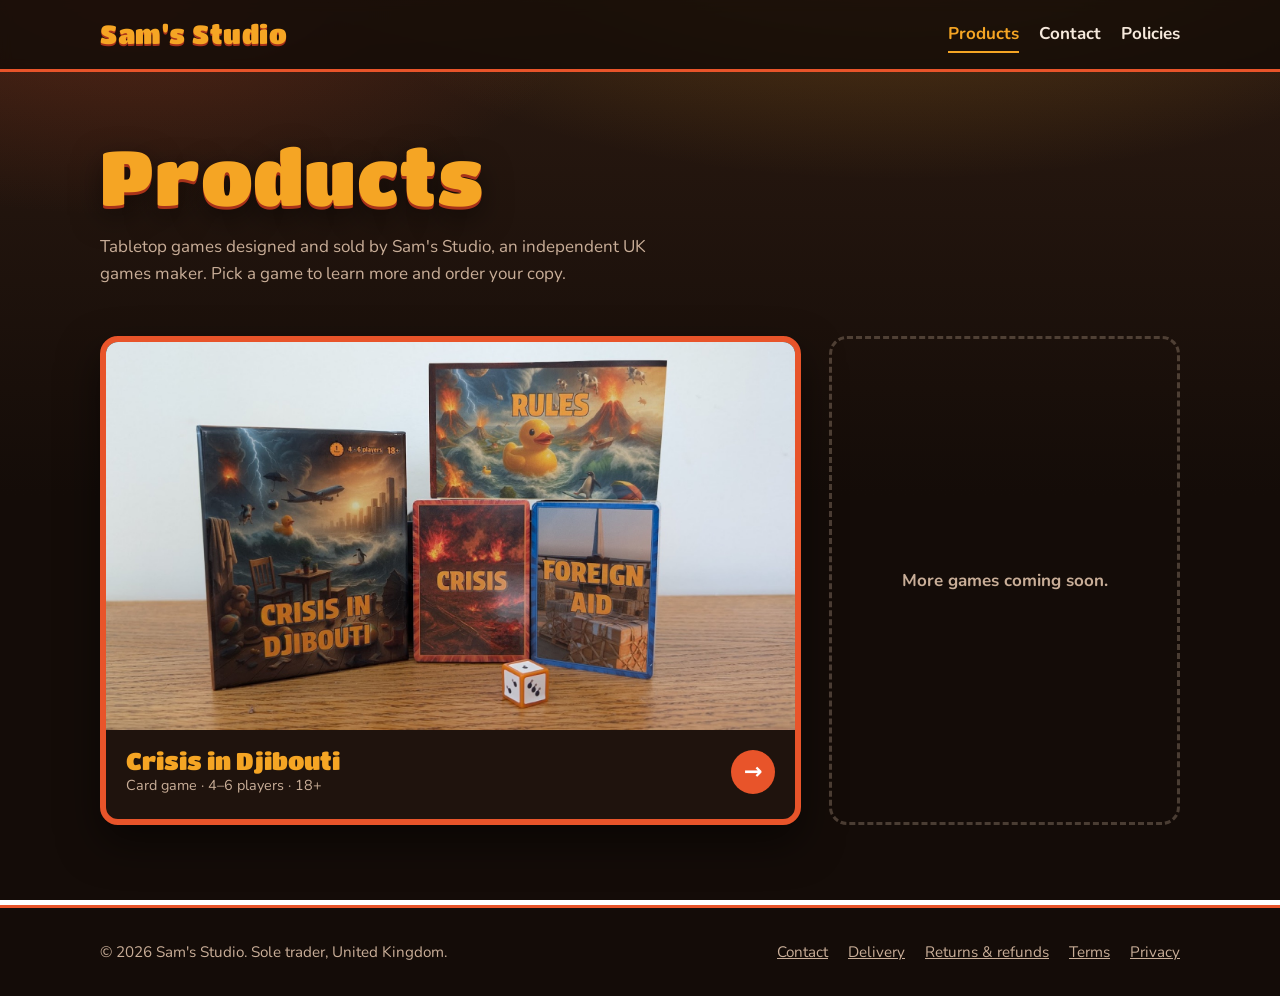
<file: index.html>
<!doctype html>
<html lang="en-GB">
<head>
  <meta charset="utf-8">
  <meta name="viewport" content="width=device-width, initial-scale=1">
  <title>Products | Sam's Studio</title>
  <meta name="description" content="Sam's Studio makes and sells tabletop card games, including Crisis in Djibouti.">
  <link rel="preconnect" href="https://fonts.googleapis.com">
  <link rel="preconnect" href="https://fonts.gstatic.com" crossorigin>
  <link href="https://fonts.googleapis.com/css2?family=Nunito:wght@400;600;700;800&family=Titan+One&display=swap" rel="stylesheet">
  <link rel="stylesheet" href="css/style.css">
</head>
<body>
  <header class="site-header">
    <div class="wrap">
      <a class="brand" href="index.html">Sam's Studio</a>
      <nav class="nav" aria-label="Main">
        <a href="index.html" aria-current="page">Products</a>
        <a href="contact.html">Contact</a>
        <a href="policies.html">Policies</a>
      </nav>
    </div>
  </header>

  <main>
    <section class="wrap page-intro">
      <h1 class="display">Products</h1>
      <p>Tabletop games designed and sold by Sam's Studio, an independent UK games maker. Pick a game to learn more and order your copy.</p>
    </section>

    <section class="wrap product-grid" aria-label="Products">
      <a class="product-tile" href="crisis-in-djibouti.html">
        <img src="images/cid-product.jpg" alt="Crisis in Djibouti game box with the rules booklet, Crisis deck, Foreign Aid deck and die" width="1800" height="1012">
        <div class="tile-body">
          <div>
            <div class="tile-name">Crisis in Djibouti</div>
            <div class="tile-meta">Card game · 4–6 players · 18+</div>
          </div>
          <span class="tile-arrow" aria-hidden="true">&rarr;</span>
        </div>
      </a>

      <div class="coming-soon">
        <p><strong>More games coming soon.</strong></p>
      </div>
    </section>
  </main>

  <footer class="site-footer">
    <div class="wrap">
      <span>&copy; 2026 Sam's Studio. Sole trader, United Kingdom.</span>
      <nav aria-label="Footer">
        <a href="contact.html">Contact</a>
        <a href="policies.html#shipping">Delivery</a>
        <a href="policies.html#returns">Returns &amp; refunds</a>
        <a href="policies.html#terms">Terms</a>
        <a href="policies.html#privacy">Privacy</a>
      </nav>
    </div>
  </footer>
</body>
</html>
</file>
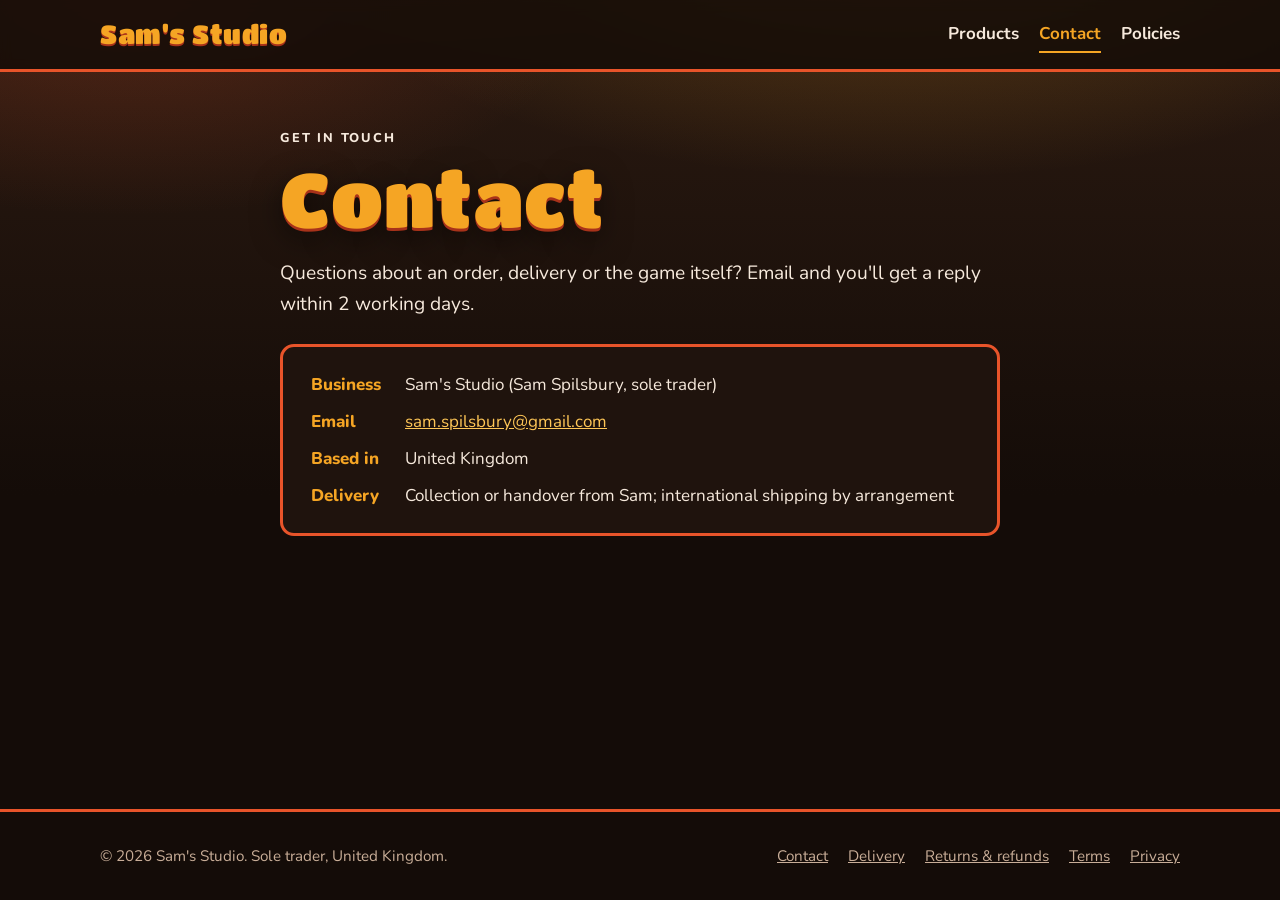
<file: contact.html>
<!doctype html>
<html lang="en-GB">
<head>
  <meta charset="utf-8">
  <meta name="viewport" content="width=device-width, initial-scale=1">
  <title>Contact | Sam's Studio</title>
  <link rel="preconnect" href="https://fonts.googleapis.com">
  <link rel="preconnect" href="https://fonts.gstatic.com" crossorigin>
  <link href="https://fonts.googleapis.com/css2?family=Nunito:wght@400;600;700;800&family=Titan+One&display=swap" rel="stylesheet">
  <link rel="stylesheet" href="css/style.css">
</head>
<body>
  <header class="site-header">
    <div class="wrap">
      <a class="brand" href="index.html">Sam's Studio</a>
      <nav class="nav" aria-label="Main">
        <a href="index.html">Products</a>
        <a href="contact.html" aria-current="page">Contact</a>
        <a href="policies.html">Policies</a>
      </nav>
    </div>
  </header>

  <main>
    <div class="wrap prose">
      <p class="eyebrow">Get in touch</p>
      <h1 class="display">Contact</h1>
      <p class="lead" style="margin-top:20px">Questions about an order, delivery or the game itself? Email and you'll get a reply within 2 working days.</p>

      <div class="info-card">
        <dl>
          <dt>Business</dt>
          <dd>Sam's Studio (Sam Spilsbury, sole trader)</dd>
          <dt>Email</dt>
          <dd><a href="mailto:sam.spilsbury@gmail.com">sam.spilsbury@gmail.com</a></dd>
          <dt>Based in</dt>
          <dd>United Kingdom</dd>
          <dt>Delivery</dt>
          <dd>Collection or handover from Sam; international shipping by arrangement</dd>
        </dl>
      </div>
    </div>
  </main>

  <footer class="site-footer">
    <div class="wrap">
      <span>&copy; 2026 Sam's Studio. Sole trader, United Kingdom.</span>
      <nav aria-label="Footer">
        <a href="contact.html">Contact</a>
        <a href="policies.html#shipping">Delivery</a>
        <a href="policies.html#returns">Returns &amp; refunds</a>
        <a href="policies.html#terms">Terms</a>
        <a href="policies.html#privacy">Privacy</a>
      </nav>
    </div>
  </footer>
</body>
</html>
</file>
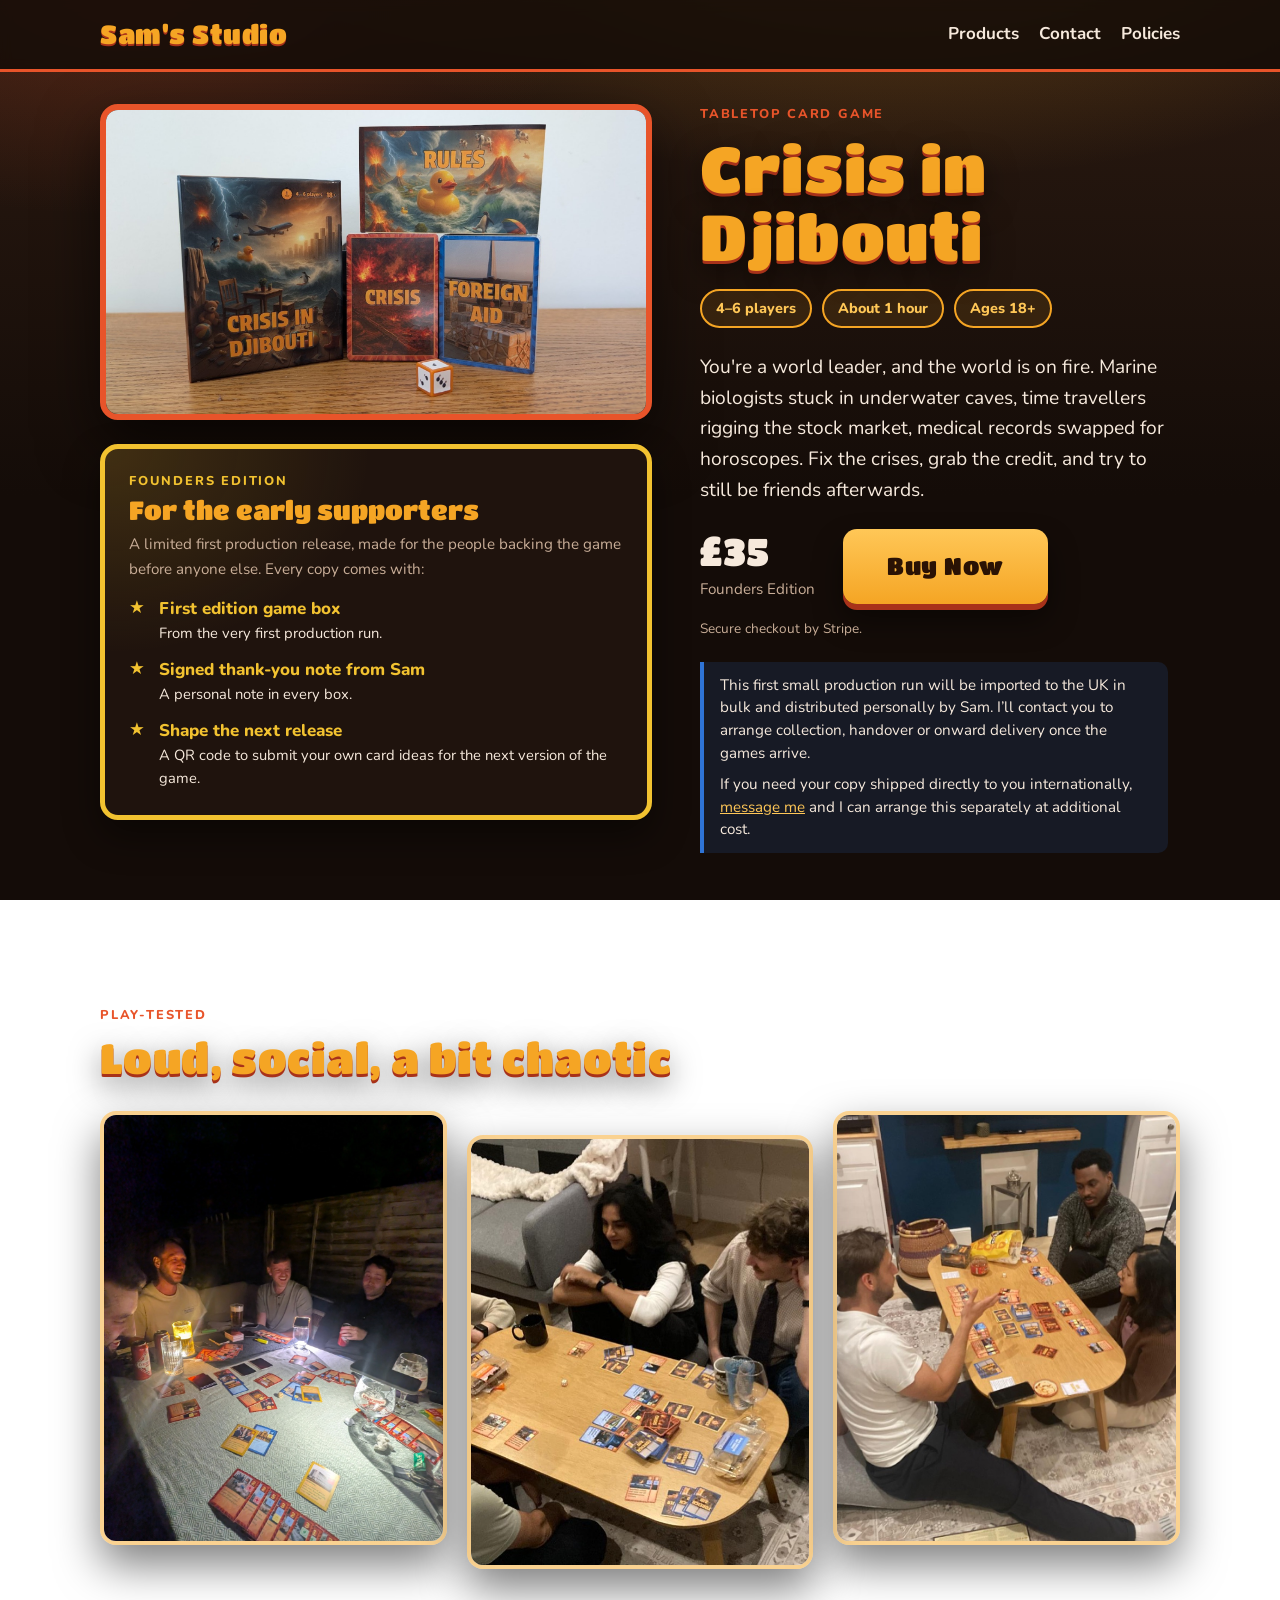
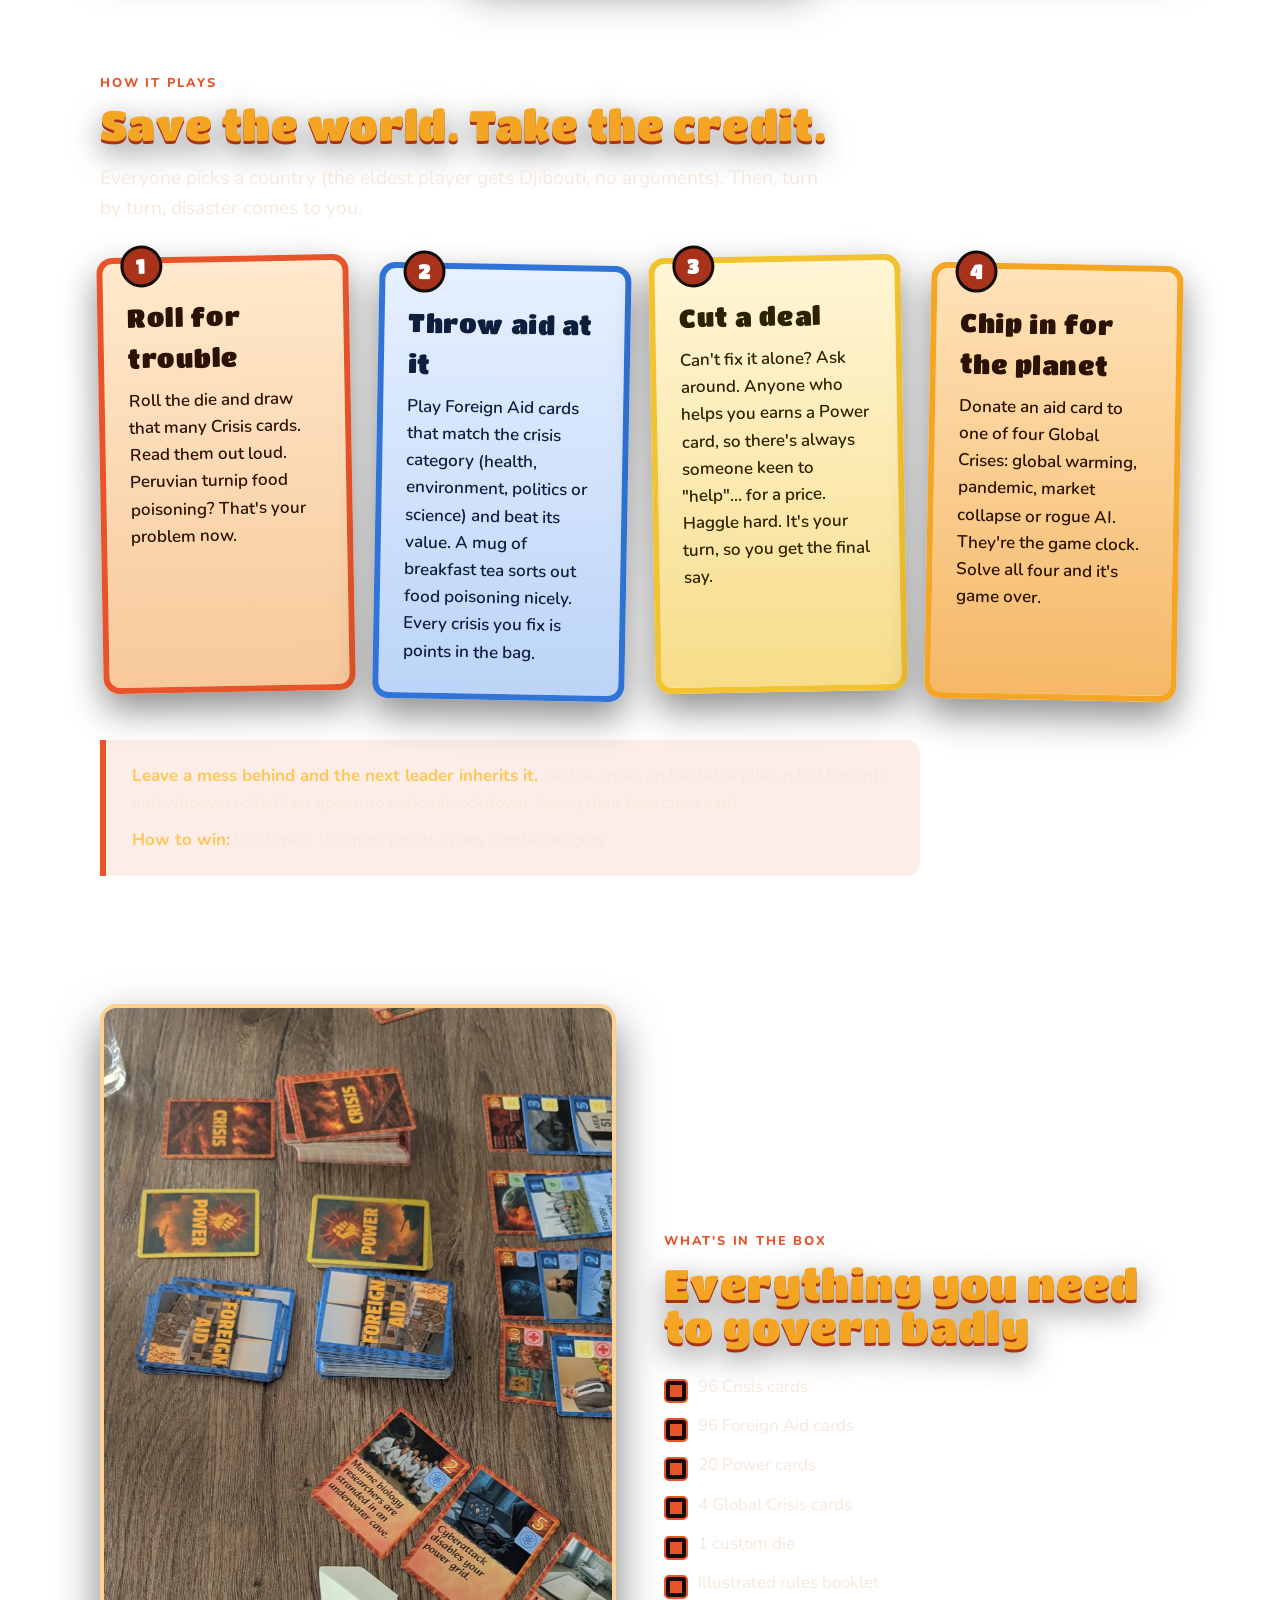
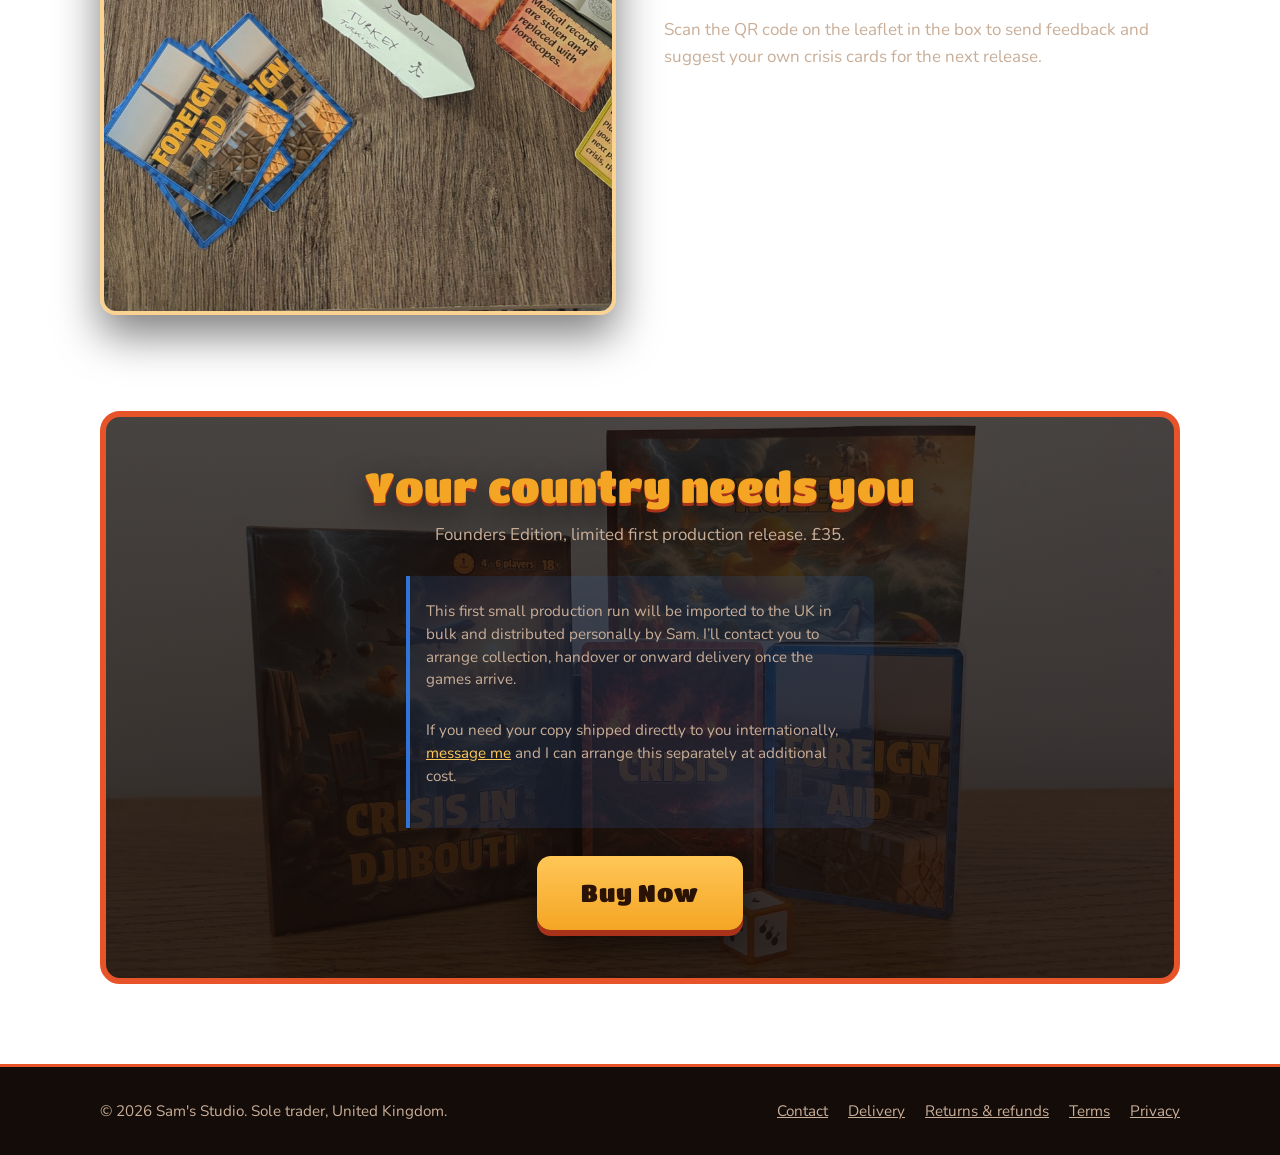
<file: crisis-in-djibouti.html>
<!doctype html>
<html lang="en-GB">
<head>
  <meta charset="utf-8">
  <meta name="viewport" content="width=device-width, initial-scale=1">
  <title>Crisis in Djibouti | Sam's Studio</title>
  <meta name="description" content="Crisis in Djibouti: a card game for 4 to 6 players about solving absurd world crises. £35 Founders Edition: a limited first production release for early supporters.">
  <link rel="preconnect" href="https://fonts.googleapis.com">
  <link rel="preconnect" href="https://fonts.gstatic.com" crossorigin>
  <link href="https://fonts.googleapis.com/css2?family=Nunito:wght@400;600;700;800&family=Titan+One&display=swap" rel="stylesheet">
  <link rel="stylesheet" href="css/style.css">
</head>
<body>
  <header class="site-header">
    <div class="wrap">
      <a class="brand" href="index.html">Sam's Studio</a>
      <nav class="nav" aria-label="Main">
        <a href="index.html">Products</a>
        <a href="contact.html">Contact</a>
        <a href="policies.html">Policies</a>
      </nav>
    </div>
  </header>

  <main>
    <section class="wrap hero">
      <div class="hero-grid">
        <div class="hero-side">
          <div class="hero-media">
            <img src="images/cid-product.jpg" alt="Crisis in Djibouti box with the rules booklet, Crisis deck, Foreign Aid deck and die" width="1800" height="1012">
          </div>
          <div class="founders">
            <p class="eyebrow">Founders Edition</p>
            <h2>For the early supporters</h2>
            <p class="founders-intro">A limited first production release, made for the people backing the game before anyone else. Every copy comes with:</p>
            <ul class="perks">
              <li><strong>First edition game box</strong><span>From the very first production run.</span></li>
              <li><strong>Signed thank-you note from Sam</strong><span>A personal note in every box.</span></li>
              <li><strong>Shape the next release</strong><span>A QR code to submit your own card ideas for the next version of the game.</span></li>
            </ul>
          </div>
        </div>
        <div class="hero-info">
          <p class="eyebrow">Tabletop card game</p>
          <h1 class="display">Crisis in Djibouti</h1>
          <div class="badges">
            <span class="badge">4–6 players</span>
            <span class="badge">About 1 hour</span>
            <span class="badge">Ages 18+</span>
          </div>
          <p class="lead">You're a world leader, and the world is on fire. Marine biologists stuck in underwater caves, time travellers rigging the stock market, medical records swapped for horoscopes. Fix the crises, grab the credit, and try to still be friends afterwards.</p>
          <div class="buy-row">
            <div>
              <p class="price">£35</p>
              <p class="price-note">Founders Edition</p>
            </div>
            <a class="buy-button" href="https://buy.stripe.com/bJeaEZ8df86O3Ex7W800000" id="buy-now">Buy Now</a>
          </div>
          <p class="secure-note">Secure checkout by Stripe.</p>
          <div class="collect-note">
            <p>This first small production run will be imported to the UK in bulk and distributed personally by Sam. I’ll contact you to arrange collection, handover or onward delivery once the games arrive.</p>
            <p>If you need your copy shipped directly to you internationally, <a href="contact.html">message me</a> and I can arrange this separately at additional cost.</p>
          </div>
        </div>
      </div>
    </section>

    <section class="wrap section">
      <div class="section-head">
        <p class="eyebrow">Play-tested</p>
        <h2 class="display">Loud, social, a bit chaotic</h2>
      </div>
      <div class="gallery">
        <div class="photo"><img src="images/cid-garden.jpg" alt="Friends laughing over a game of Crisis in Djibouti at a garden table at night" loading="lazy"></div>
        <div class="photo"><img src="images/cid-living-room.jpg" alt="Four players around a coffee table mid-game" loading="lazy"></div>
        <div class="photo"><img src="images/cid-table.jpg" alt="Three players discussing a move with cards spread across the table" loading="lazy"></div>
      </div>
    </section>

    <section class="wrap section">
      <div class="section-head">
        <p class="eyebrow">How it plays</p>
        <h2 class="display">Save the world. Take the credit.</h2>
        <p class="lead" style="margin-top:16px">Everyone picks a country (the eldest player gets Djibouti, no arguments). Then, turn by turn, disaster comes to you.</p>
      </div>
      <div class="card-row steps">
        <article class="game-card">
          <span class="step-num">1</span>
          <h3>Roll for trouble</h3>
          <p>Roll the die and draw that many Crisis cards. Read them out loud. Peruvian turnip food poisoning? That's your problem now.</p>
        </article>
        <article class="game-card aid">
          <span class="step-num">2</span>
          <h3>Throw aid at it</h3>
          <p>Play Foreign Aid cards that match the crisis category (health, environment, politics or science) and beat its value. A mug of breakfast tea sorts out food poisoning nicely. Every crisis you fix is points in the bag.</p>
        </article>
        <article class="game-card power">
          <span class="step-num">3</span>
          <h3>Cut a deal</h3>
          <p>Can't fix it alone? Ask around. Anyone who helps you earns a Power card, so there's always someone keen to "help"… for a price. Haggle hard. It's your turn, so you get the final say.</p>
        </article>
        <article class="game-card global">
          <span class="step-num">4</span>
          <h3>Chip in for the planet</h3>
          <p>Donate an aid card to one of four Global Crises: global warming, pandemic, market collapse or rogue AI. They're the game clock. Solve all four and it's game over.</p>
        </article>
      </div>

      <div class="warning">
        <p><strong>Leave a mess behind and the next leader inherits it.</strong> Let the crises on the table pile up to 15 points and whoever rolled last goes into national lockdown, losing their best crisis card.</p>
        <p><strong>How to win:</strong> finish with the most points in any single category.</p>
      </div>
    </section>

    <section class="wrap section">
      <div class="split">
        <div class="photo">
          <img src="images/cid-cards.jpg" alt="Crisis, Power and Foreign Aid decks laid out mid-game with a player's country name card" width="788" height="1400" loading="lazy">
        </div>
        <div>
          <p class="eyebrow">What's in the box</p>
          <h2 class="display">Everything you need to govern badly</h2>
          <ul class="check-list" style="margin-top:24px">
            <li>96 Crisis cards</li>
            <li>96 Foreign Aid cards</li>
            <li>20 Power cards</li>
            <li>4 Global Crisis cards</li>
            <li>1 custom die</li>
            <li>Illustrated rules booklet</li>
          </ul>
          <p class="muted" style="margin-top:20px;color:var(--muted)">Scan the QR code on the leaflet in the box to send feedback and suggest your own crisis cards for the next release.</p>
        </div>
      </div>
    </section>

    <section class="wrap">
      <div class="cta-band">
        <h2 class="display">Your country needs you</h2>
        <p>Founders Edition, limited first production release. £35.</p>
        <div class="collect-note">
          <p>This first small production run will be imported to the UK in bulk and distributed personally by Sam. I’ll contact you to arrange collection, handover or onward delivery once the games arrive.</p>
          <p>If you need your copy shipped directly to you internationally, <a href="contact.html">message me</a> and I can arrange this separately at additional cost.</p>
        </div>
        <a class="buy-button" href="https://buy.stripe.com/bJeaEZ8df86O3Ex7W800000" id="buy-now-bottom">Buy Now</a>
      </div>
    </section>
  </main>

  <footer class="site-footer">
    <div class="wrap">
      <span>&copy; 2026 Sam's Studio. Sole trader, United Kingdom.</span>
      <nav aria-label="Footer">
        <a href="contact.html">Contact</a>
        <a href="policies.html#shipping">Delivery</a>
        <a href="policies.html#returns">Returns &amp; refunds</a>
        <a href="policies.html#terms">Terms</a>
        <a href="policies.html#privacy">Privacy</a>
      </nav>
    </div>
  </footer>
</body>
</html>
</file>
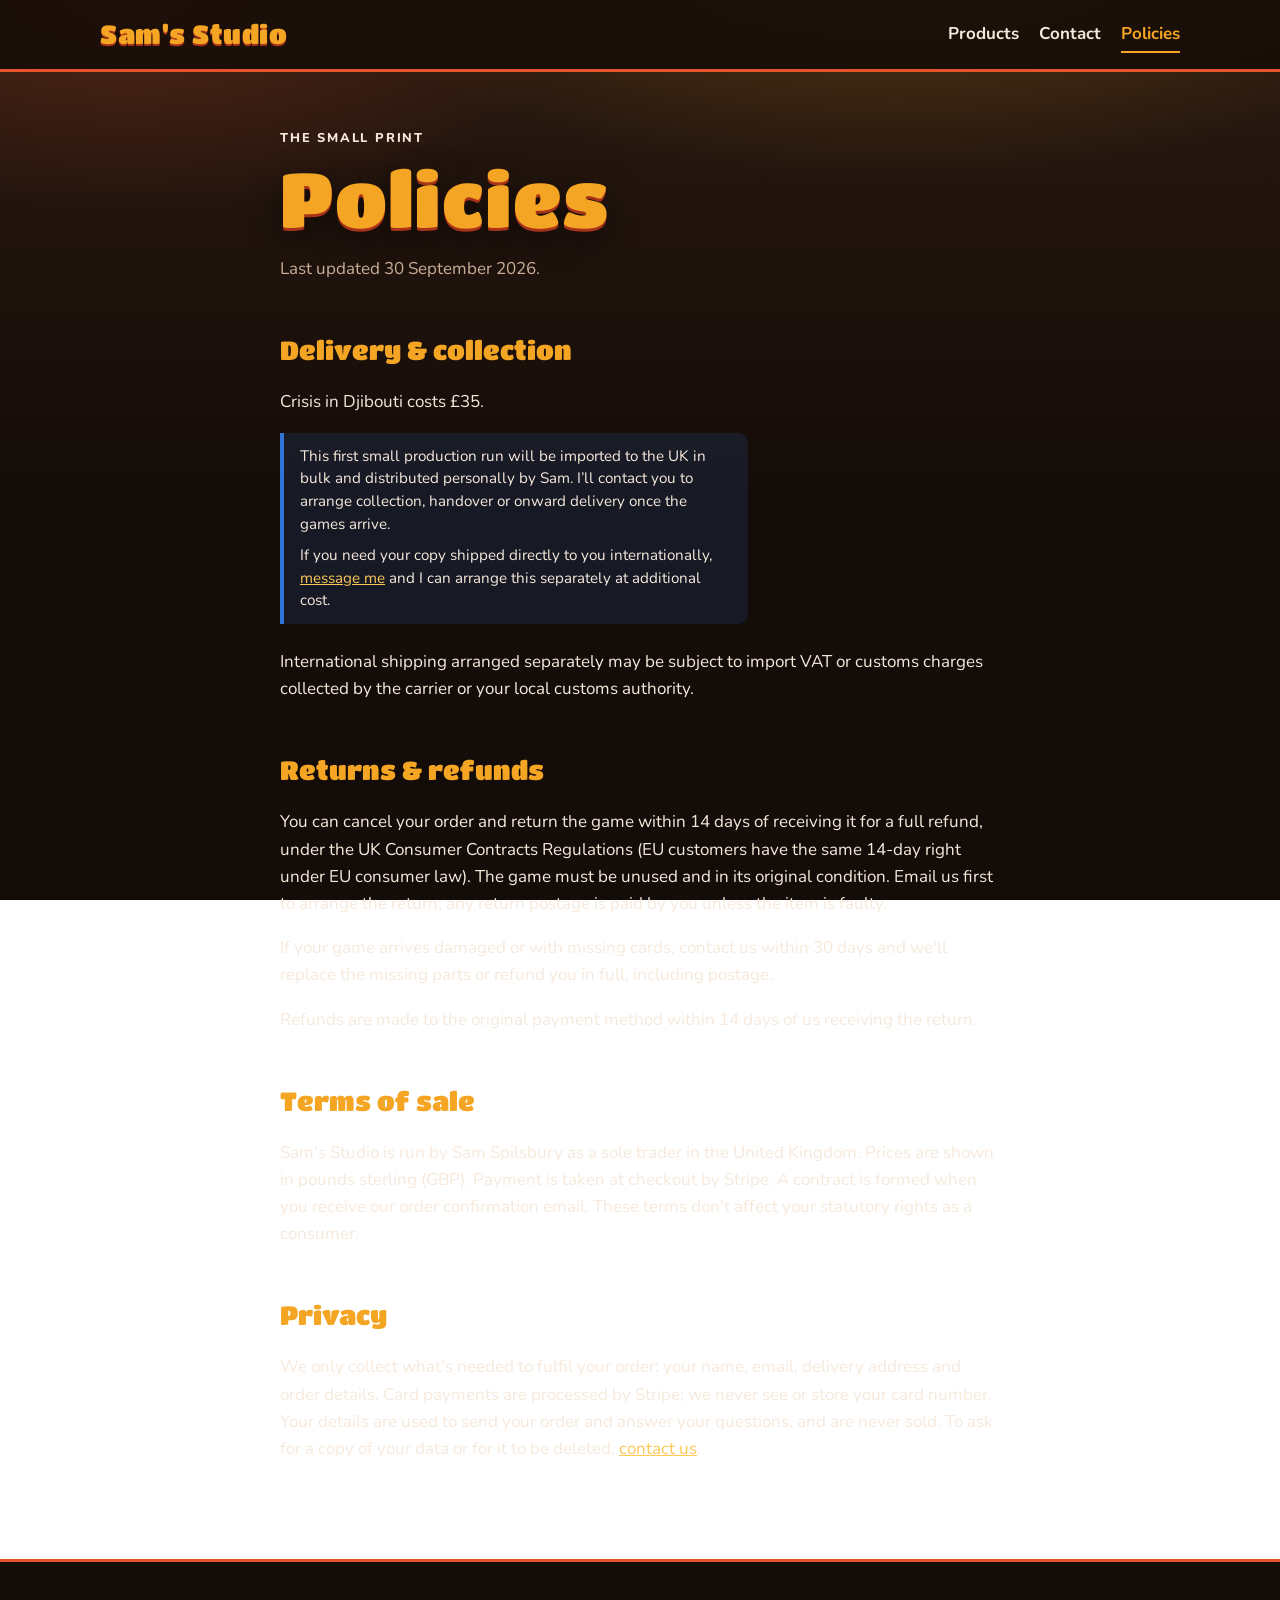
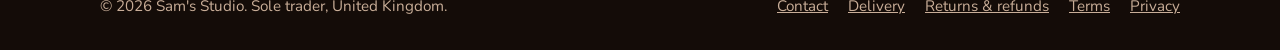
<file: policies.html>
<!doctype html>
<html lang="en-GB">
<head>
  <meta charset="utf-8">
  <meta name="viewport" content="width=device-width, initial-scale=1">
  <title>Policies | Sam's Studio</title>
  <link rel="preconnect" href="https://fonts.googleapis.com">
  <link rel="preconnect" href="https://fonts.gstatic.com" crossorigin>
  <link href="https://fonts.googleapis.com/css2?family=Nunito:wght@400;600;700;800&family=Titan+One&display=swap" rel="stylesheet">
  <link rel="stylesheet" href="css/style.css">
</head>
<body>
  <header class="site-header">
    <div class="wrap">
      <a class="brand" href="index.html">Sam's Studio</a>
      <nav class="nav" aria-label="Main">
        <a href="index.html">Products</a>
        <a href="contact.html">Contact</a>
        <a href="policies.html" aria-current="page">Policies</a>
      </nav>
    </div>
  </header>

  <main>
    <div class="wrap prose">
      <p class="eyebrow">The small print</p>
      <h1 class="display">Policies</h1>
      <p class="muted">Last updated 30 September 2026.</p>

      <h2 id="shipping">Delivery &amp; collection</h2>
      <p>Crisis in Djibouti costs £35.</p>
      <div class="collect-note">
        <p>This first small production run will be imported to the UK in bulk and distributed personally by Sam. I’ll contact you to arrange collection, handover or onward delivery once the games arrive.</p>
        <p>If you need your copy shipped directly to you internationally, <a href="contact.html">message me</a> and I can arrange this separately at additional cost.</p>
      </div>
      <p>International shipping arranged separately may be subject to import VAT or customs charges collected by the carrier or your local customs authority.</p>

      <h2 id="returns">Returns &amp; refunds</h2>
      <p>You can cancel your order and return the game within 14 days of receiving it for a full refund, under the UK Consumer Contracts Regulations (EU customers have the same 14-day right under EU consumer law). The game must be unused and in its original condition. Email us first to arrange the return; any return postage is paid by you unless the item is faulty.</p>
      <p>If your game arrives damaged or with missing cards, contact us within 30 days and we'll replace the missing parts or refund you in full, including postage.</p>
      <p>Refunds are made to the original payment method within 14 days of us receiving the return.</p>

      <h2 id="terms">Terms of sale</h2>
      <p>Sam's Studio is run by Sam Spilsbury as a sole trader in the United Kingdom. Prices are shown in pounds sterling (GBP). Payment is taken at checkout by Stripe. A contract is formed when you receive our order confirmation email. These terms don't affect your statutory rights as a consumer.</p>

      <h2 id="privacy">Privacy</h2>
      <p>We only collect what's needed to fulfil your order: your name, email, delivery address and order details. Card payments are processed by Stripe; we never see or store your card number. Your details are used to send your order and answer your questions, and are never sold. To ask for a copy of your data or for it to be deleted, <a href="contact.html">contact us</a>.</p>
    </div>
  </main>

  <footer class="site-footer">
    <div class="wrap">
      <span>&copy; 2026 Sam's Studio. Sole trader, United Kingdom.</span>
      <nav aria-label="Footer">
        <a href="contact.html">Contact</a>
        <a href="policies.html#shipping">Delivery</a>
        <a href="policies.html#returns">Returns &amp; refunds</a>
        <a href="policies.html#terms">Terms</a>
        <a href="policies.html#privacy">Privacy</a>
      </nav>
    </div>
  </footer>
</body>
</html>
</file>
<file: css/style.css>
/* Sam's Studio — styled after Crisis in Djibouti */

:root {
  --ink: #140c08;
  --ink-2: #1f130d;
  --ink-3: #2b1a11;
  --ember: #e8542a;      /* Crisis card frame */
  --ember-deep: #a8321a;
  --amber: #f5a524;      /* Title lettering */
  --amber-light: #ffc757;
  --aid: #2f74d6;        /* Foreign Aid card frame */
  --power: #f2c230;      /* Power card frame */
  --paper: #fbe3c4;      /* Crisis card body */
  --text: #f6e9dc;
  --muted: #c9ae98;
  --radius: 14px;
  --display: "Titan One", "Arial Rounded MT Bold", "Trebuchet MS", sans-serif;
  --body: "Nunito", system-ui, -apple-system, "Segoe UI", sans-serif;
}

* { box-sizing: border-box; }

html { scroll-behavior: smooth; }

body {
  margin: 0;
  min-height: 100vh;
  display: flex;
  flex-direction: column;
  font-family: var(--body);
  font-size: 1.0625rem;
  line-height: 1.6;
  color: var(--text);
  background:
    radial-gradient(ellipse 80% 50% at 70% -10%, rgba(245, 165, 36, 0.28), transparent 60%),
    radial-gradient(ellipse 60% 40% at 10% 0%, rgba(232, 84, 42, 0.22), transparent 60%),
    linear-gradient(180deg, var(--ink-3) 0%, var(--ink) 55%);
  background-attachment: fixed;
}

img { max-width: 100%; height: auto; display: block; }

a { color: var(--amber-light); }

.wrap {
  width: 100%;
  max-width: 1120px;
  margin: 0 auto;
  padding-inline: 20px;
}

/* ---------- Header ---------- */

.site-header {
  border-bottom: 3px solid var(--ember);
  background: rgba(20, 12, 8, 0.85);
  backdrop-filter: blur(6px);
  position: sticky;
  top: 0;
  z-index: 10;
}

.site-header .wrap {
  display: flex;
  align-items: center;
  justify-content: space-between;
  gap: 16px;
  padding-block: 14px;
  flex-wrap: wrap;
}

.brand {
  font-family: var(--display);
  font-size: 1.6rem;
  color: var(--amber);
  text-decoration: none;
  letter-spacing: 0.02em;
  text-shadow: 0 2px 0 var(--ember-deep);
}

.nav { display: flex; gap: 20px; flex-wrap: wrap; }

.nav a {
  color: var(--text);
  text-decoration: none;
  font-weight: 700;
  padding-block: 4px;
  border-bottom: 2px solid transparent;
}

.nav a:hover,
.nav a[aria-current="page"] { color: var(--amber); border-color: var(--amber); }

main { flex: 1; }

/* ---------- Type ---------- */

.display {
  font-family: var(--display);
  font-weight: 400;
  color: var(--amber);
  line-height: 1.05;
  letter-spacing: 0.01em;
  text-shadow: 0 3px 0 var(--ember-deep), 0 10px 30px rgba(0, 0, 0, 0.5);
  margin: 0;
}

h1.display { font-size: clamp(2.6rem, 7vw, 4.75rem); }
h2.display { font-size: clamp(1.8rem, 4vw, 2.6rem); }

.eyebrow {
  font-weight: 800;
  text-transform: uppercase;
  letter-spacing: 0.14em;
  font-size: 0.8rem;
  color: var(--ember);
  margin: 0 0 10px;
}

.lead { font-size: 1.2rem; color: var(--text); max-width: 60ch; }

/* ---------- Products page ---------- */

.page-intro { padding-block: 64px 32px; }
.page-intro p { color: var(--muted); max-width: 55ch; }

.product-grid {
  display: grid;
  grid-template-columns: 2fr 1fr;
  gap: 28px;
  padding-bottom: 80px;
}

.product-tile {
  display: flex;
  flex-direction: column;
  text-decoration: none;
  color: inherit;
  background: var(--ink-2);
  border: 6px solid var(--ember);
  border-radius: 18px;
  overflow: hidden;
  box-shadow: 0 18px 40px rgba(0, 0, 0, 0.5);
  transition: transform 0.2s ease, box-shadow 0.2s ease, border-color 0.2s ease;
}

.product-tile:hover,
.product-tile:focus-visible {
  transform: translateY(-6px);
  border-color: var(--amber);
  box-shadow: 0 26px 50px rgba(0, 0, 0, 0.6), 0 0 0 4px rgba(245, 165, 36, 0.25);
  outline: none;
}

.product-tile img { width: 100%; }

.product-tile .tile-body {
  padding: 18px 20px 22px;
  display: flex;
  justify-content: space-between;
  align-items: center;
  gap: 12px;
}

.product-tile .tile-name {
  font-family: var(--display);
  font-size: 1.5rem;
  color: var(--amber);
  line-height: 1.1;
}

.product-tile .tile-meta { font-size: 0.9rem; color: var(--muted); }

.product-tile .tile-arrow {
  flex: none;
  width: 44px;
  height: 44px;
  border-radius: 50%;
  display: grid;
  place-items: center;
  background: var(--ember);
  color: #fff;
  font-size: 1.4rem;
  font-weight: 800;
}

.coming-soon {
  border: 3px dashed rgba(201, 174, 152, 0.3);
  border-radius: 18px;
  display: grid;
  place-items: center;
  text-align: center;
  padding: 40px 24px;
  color: var(--muted);
  min-height: 240px;
}

/* ---------- Product detail ---------- */

.hero { padding-block: 32px 64px; }

.hero-grid {
  display: grid;
  grid-template-columns: 1.15fr 1fr;
  gap: 48px;
  align-items: start;
}

.hero .display { font-size: clamp(2.6rem, 6vw, 4rem); }
.hero-info .lead { margin-top: 0; }

.hero-media {
  border: 6px solid var(--ember);
  border-radius: 18px;
  overflow: hidden;
  box-shadow: 0 24px 60px rgba(0, 0, 0, 0.6);
}

.badges { display: flex; flex-wrap: wrap; gap: 10px; margin: 20px 0 24px; }

.badge {
  font-weight: 800;
  font-size: 0.9rem;
  padding: 6px 14px;
  border-radius: 999px;
  background: rgba(245, 165, 36, 0.12);
  border: 2px solid var(--amber);
  color: var(--amber-light);
}

.price {
  font-family: var(--display);
  font-size: 2.4rem;
  color: var(--text);
  margin: 8px 0 4px;
}

.price-note { color: var(--muted); font-size: 0.95rem; margin: 0 0 24px; }

.buy-button {
  display: inline-flex;
  align-items: center;
  justify-content: center;
  gap: 10px;
  font-family: var(--display);
  font-size: 1.5rem;
  letter-spacing: 0.03em;
  color: #2a1204;
  text-decoration: none;
  background: linear-gradient(180deg, var(--amber-light), var(--amber));
  border: 0;
  border-radius: 14px;
  padding: 18px 44px;
  box-shadow: 0 6px 0 var(--ember-deep), 0 16px 30px rgba(0, 0, 0, 0.45);
  cursor: pointer;
  transition: transform 0.12s ease, box-shadow 0.12s ease;
}

.buy-button:hover { transform: translateY(-2px); box-shadow: 0 8px 0 var(--ember-deep), 0 20px 34px rgba(0, 0, 0, 0.5); }
.buy-button:active { transform: translateY(4px); box-shadow: 0 2px 0 var(--ember-deep), 0 8px 16px rgba(0, 0, 0, 0.4); }

.collect-note {
  font-size: 0.95rem;
  line-height: 1.5;
  color: var(--text);
  background: rgba(47, 116, 214, 0.14);
  border-left: 4px solid var(--aid);
  border-radius: 0 10px 10px 0;
  padding: 12px 16px;
  margin: 0 0 24px;
  max-width: 52ch;
}

.collect-note p { margin: 0; color: var(--text); }
.collect-note p + p { margin-top: 8px; }
.cta-band .collect-note { margin: 0 auto 28px; text-align: left; }

.buy-row { display: flex; align-items: center; gap: 28px; flex-wrap: wrap; margin-top: 24px; }
.buy-row .price { margin: 0; line-height: 1; }
.buy-row .price-note { margin: 6px 0 0; }
.hero-info .secure-note { margin: 14px 0 22px; }

.secure-note { font-size: 0.85rem; color: var(--muted); margin-top: 14px; }

/* Card-style sections */

.section { padding-block: 64px; }

.section-head { margin-bottom: 32px; }

.card-row {
  display: grid;
  grid-template-columns: repeat(3, 1fr);
  gap: 24px;
}

.game-card {
  border-radius: 16px;
  padding: 26px 24px 28px;
  border: 6px solid var(--ember);
  background: linear-gradient(180deg, #ffe9cc, #f7c99a);
  color: #2a1204;
  box-shadow: 0 16px 36px rgba(0, 0, 0, 0.45);
}

.game-card.aid { border-color: var(--aid); background: linear-gradient(180deg, #e6f0ff, #bcd4f7); color: #0d1f3d; }
.game-card.power { border-color: var(--power); background: linear-gradient(180deg, #fff6d6, #f7dd8a); color: #2d2200; }

.game-card h3 {
  font-family: var(--display);
  font-weight: 400;
  font-size: 1.6rem;
  margin: 0 0 8px;
  letter-spacing: 0.02em;
}

.game-card p { margin: 0; font-weight: 600; }

.game-card.global { border-color: var(--amber); background: linear-gradient(180deg, #ffe2b8, #f5b867); color: #2a1204; }

.card-row.steps { grid-template-columns: repeat(4, 1fr); }
.steps .game-card { position: relative; padding-top: 34px; }
.steps .game-card:nth-child(odd) { transform: rotate(-1deg); }
.steps .game-card:nth-child(even) { transform: rotate(1deg) translateY(8px); }

.step-num {
  position: absolute;
  top: -18px;
  left: 18px;
  width: 42px;
  height: 42px;
  border-radius: 50%;
  display: grid;
  place-items: center;
  font-family: var(--display);
  font-size: 1.3rem;
  color: #fff;
  background: var(--ember-deep);
  border: 3px solid var(--ink);
}

.warning {
  margin-top: 48px;
  padding: 22px 26px;
  border-left: 6px solid var(--ember);
  background: rgba(232, 84, 42, 0.1);
  border-radius: 0 var(--radius) var(--radius) 0;
  max-width: 820px;
}
.warning p { margin: 0; }
.warning p + p { margin-top: 10px; }
.warning strong { color: var(--amber-light); }

.price-plus { font-family: var(--body); font-size: 1.1rem; font-weight: 700; color: var(--muted); }

.hero-side { display: flex; flex-direction: column; gap: 24px; }

.founders {
  padding: 22px 24px 24px;
  border: 5px solid var(--power);
  border-radius: 18px;
  background:
    radial-gradient(ellipse 70% 80% at 0% 0%, rgba(242, 194, 48, 0.16), transparent 70%),
    var(--ink-2);
  box-shadow: 0 16px 36px rgba(0, 0, 0, 0.45);
}

.founders .eyebrow { color: var(--power); margin-bottom: 4px; }

.founders h2 {
  font-family: var(--display);
  font-weight: 400;
  font-size: 1.6rem;
  line-height: 1.15;
  color: var(--amber);
  margin: 0 0 8px;
}

.founders-intro { color: var(--muted); font-size: 0.95rem; margin: 0 0 14px; }

.perks { list-style: none; margin: 0; padding: 0; display: grid; gap: 10px; }

.perks li {
  position: relative;
  padding-left: 30px;
  display: flex;
  flex-direction: column;
}

.perks li::before {
  content: "\2605";
  position: absolute;
  left: 0;
  top: 0;
  color: var(--power);
  font-size: 1.1rem;
  line-height: 1.4;
}

.perks strong { font-weight: 800; color: var(--power); }
.perks span { font-size: 0.92rem; color: var(--text); }

.split {
  display: grid;
  grid-template-columns: 1fr 1fr;
  gap: 48px;
  align-items: center;
}

.photo {
  border-radius: 16px;
  overflow: hidden;
  border: 4px solid rgba(245, 165, 36, 0.5);
  box-shadow: 0 20px 44px rgba(0, 0, 0, 0.5);
}

.photo img { width: 100%; height: 100%; object-fit: cover; }

.gallery {
  display: grid;
  grid-template-columns: repeat(3, 1fr);
  gap: 20px;
}

.gallery .photo { aspect-ratio: 4 / 5; }
.gallery .photo:nth-child(2) { transform: translateY(24px); }

.check-list { list-style: none; padding: 0; margin: 0; display: grid; gap: 12px; }
.check-list li { padding-left: 34px; position: relative; }
.check-list li::before {
  content: "";
  position: absolute;
  left: 0;
  top: 0.35em;
  width: 20px;
  height: 20px;
  border-radius: 5px;
  background: var(--ember);
  box-shadow: inset 0 0 0 4px var(--ink);
  border: 2px solid var(--ember);
}

.cta-band {
  margin-block: 32px 80px;
  padding: 48px 32px;
  text-align: center;
  border-radius: 20px;
  border: 6px solid var(--ember);
  background:
    linear-gradient(rgba(20, 12, 8, 0.75), rgba(20, 12, 8, 0.85)),
    url("../images/cid-product.jpg") center / cover;
}

.cta-band p { color: var(--muted); margin: 12px auto 28px; max-width: 50ch; }

.placeholder {
  background: rgba(245, 165, 36, 0.18);
  border: 1px dashed var(--amber);
  border-radius: 4px;
  padding: 0 4px;
}

/* ---------- Text pages (policies, contact) ---------- */

.prose { max-width: 760px; padding-block: 56px 80px; }
.prose h2 {
  font-family: var(--display);
  font-weight: 400;
  color: var(--amber);
  font-size: 1.6rem;
  margin: 48px 0 12px;
}
.prose p, .prose li { color: var(--text); }
.prose .muted { color: var(--muted); }

.info-card {
  background: var(--ink-2);
  border: 3px solid var(--ember);
  border-radius: var(--radius);
  padding: 24px 28px;
  margin-top: 24px;
}

.info-card dl { margin: 0; display: grid; grid-template-columns: max-content 1fr; gap: 10px 24px; }
.info-card dt { font-weight: 800; color: var(--amber); }
.info-card dd { margin: 0; }

/* ---------- Footer ---------- */

.site-footer {
  border-top: 3px solid var(--ember);
  background: var(--ink);
  padding-block: 32px;
  font-size: 0.95rem;
  color: var(--muted);
}

.site-footer .wrap {
  display: flex;
  justify-content: space-between;
  gap: 16px 32px;
  flex-wrap: wrap;
}

.site-footer nav { display: flex; gap: 20px; flex-wrap: wrap; }
.site-footer a { color: var(--muted); }
.site-footer a:hover { color: var(--amber); }

/* ---------- Responsive ---------- */

@media (max-width: 1080px) and (min-width: 861px) {
  .card-row.steps { grid-template-columns: repeat(2, 1fr); gap: 40px 24px; }
}

@media (max-width: 860px) {
  .product-grid { grid-template-columns: 1fr; }
  .coming-soon { min-height: 0; padding: 24px; }
  .hero-grid, .split { grid-template-columns: 1fr; gap: 32px; }
  .hero-side { display: contents; }
  .hero-info { order: 1; }
  .founders { order: 2; }
  .card-row, .card-row.steps { grid-template-columns: 1fr; gap: 36px; }
  .steps .game-card:nth-child(n) { transform: none; }
  .gallery { grid-template-columns: 1fr 1fr; }
  .gallery .photo:nth-child(2) { transform: none; }
  .gallery .photo:nth-child(3) { grid-column: span 2; aspect-ratio: 16 / 10; }
  .buy-button { width: 100%; }
  .buy-row { gap: 16px; }
}

@media (prefers-reduced-motion: reduce) {
  * { transition: none !important; scroll-behavior: auto !important; }
}
</file>
